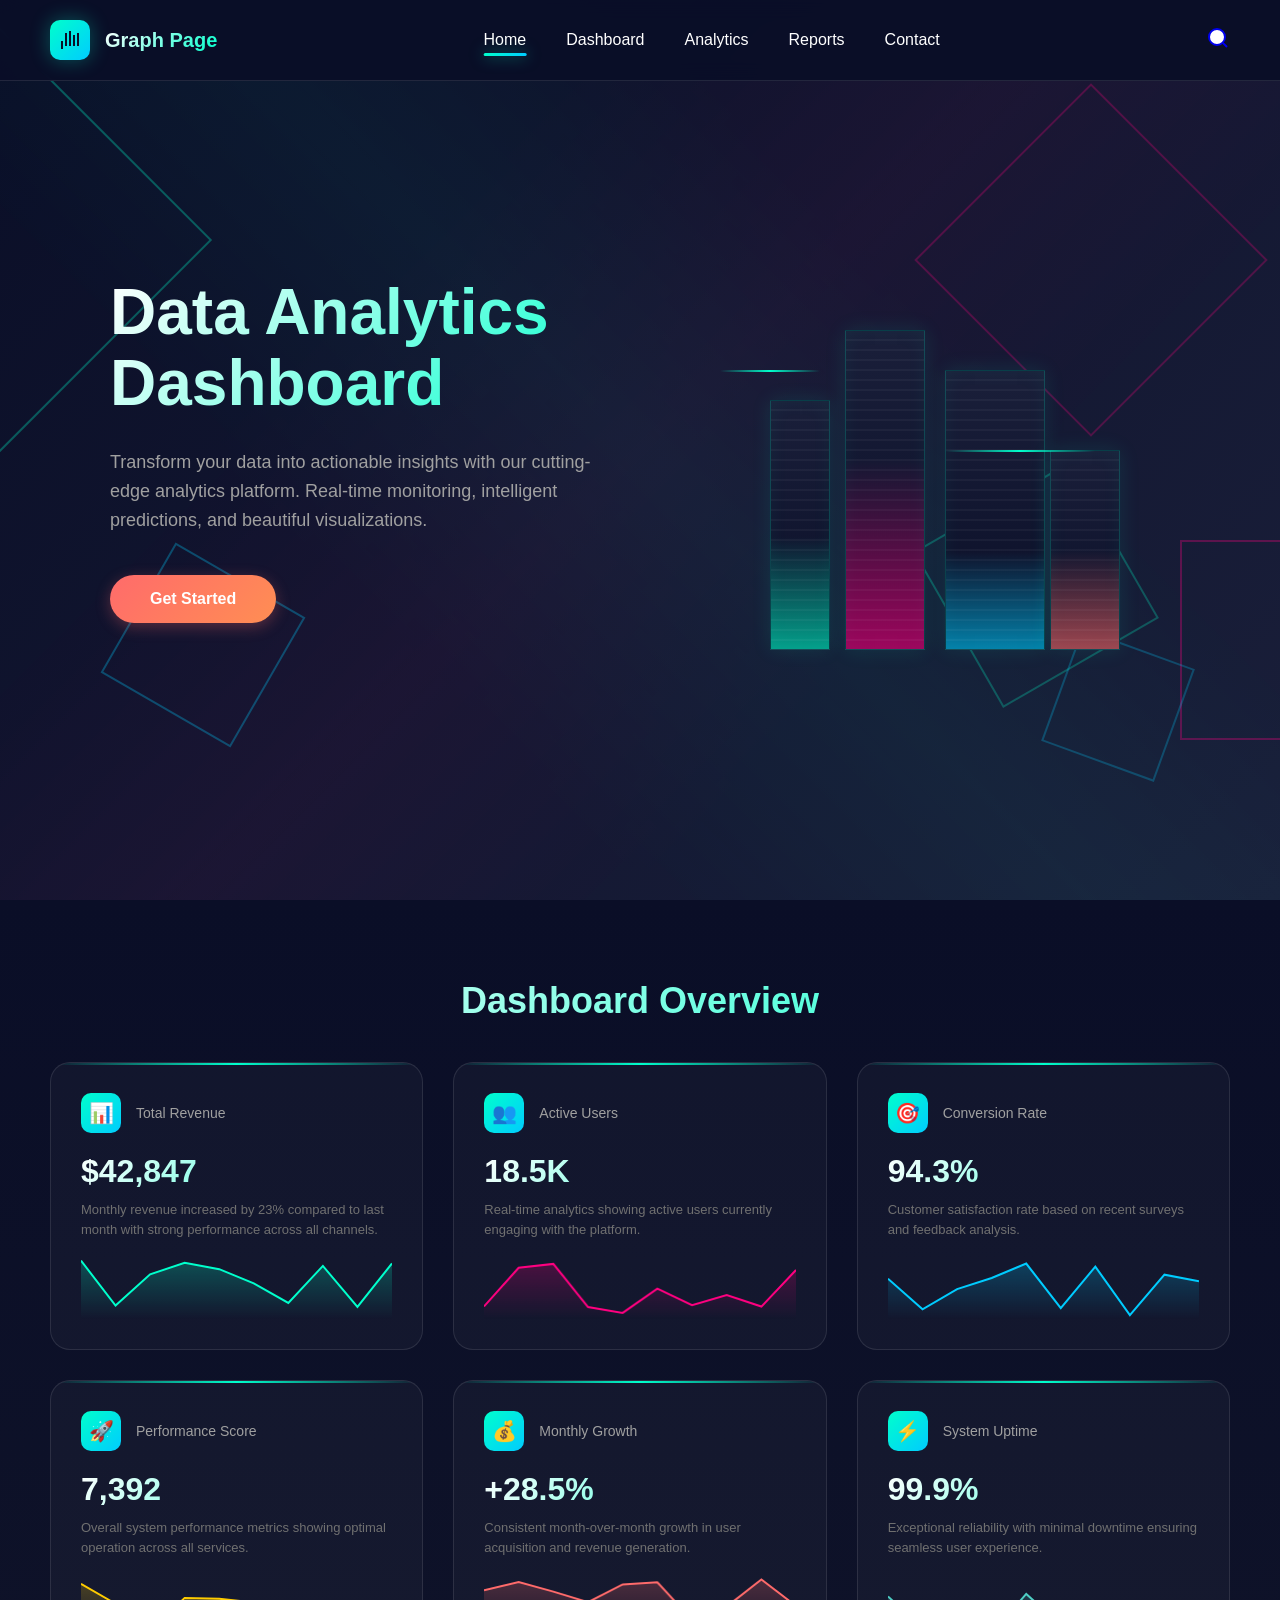
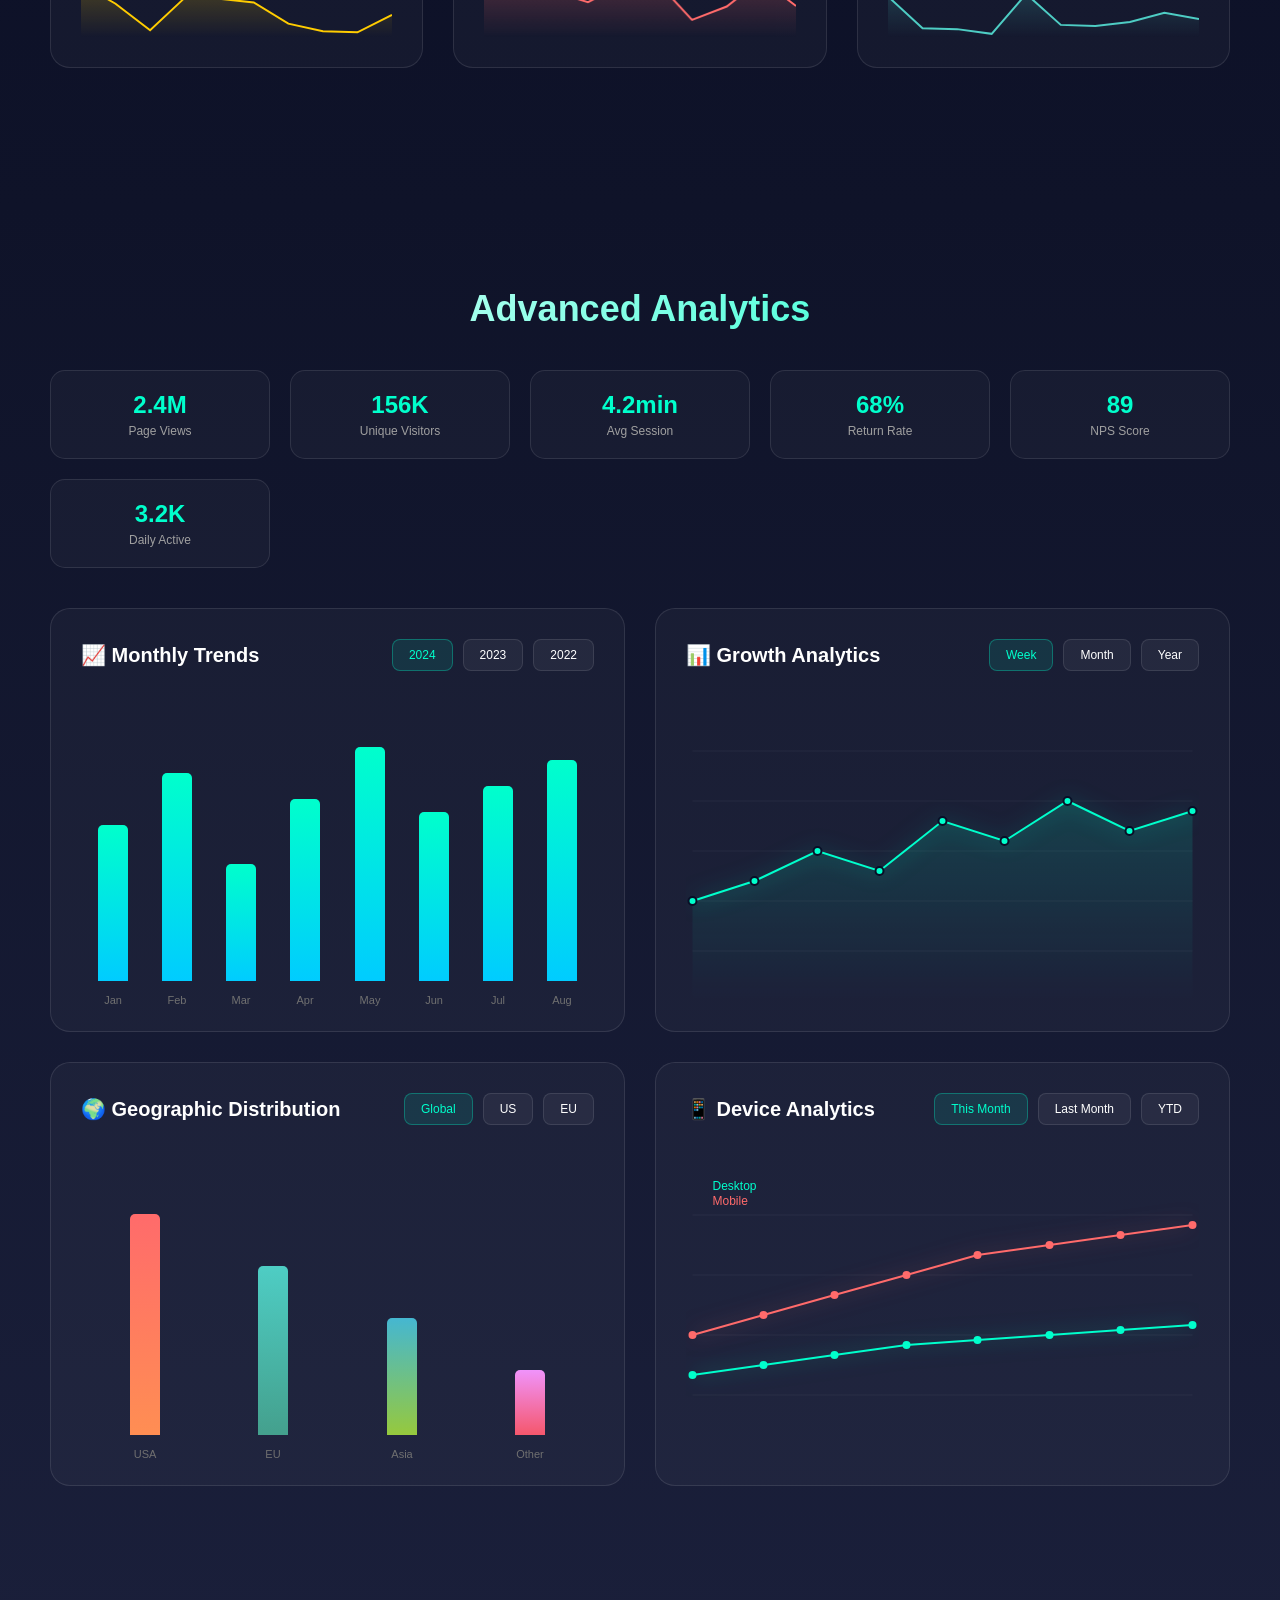
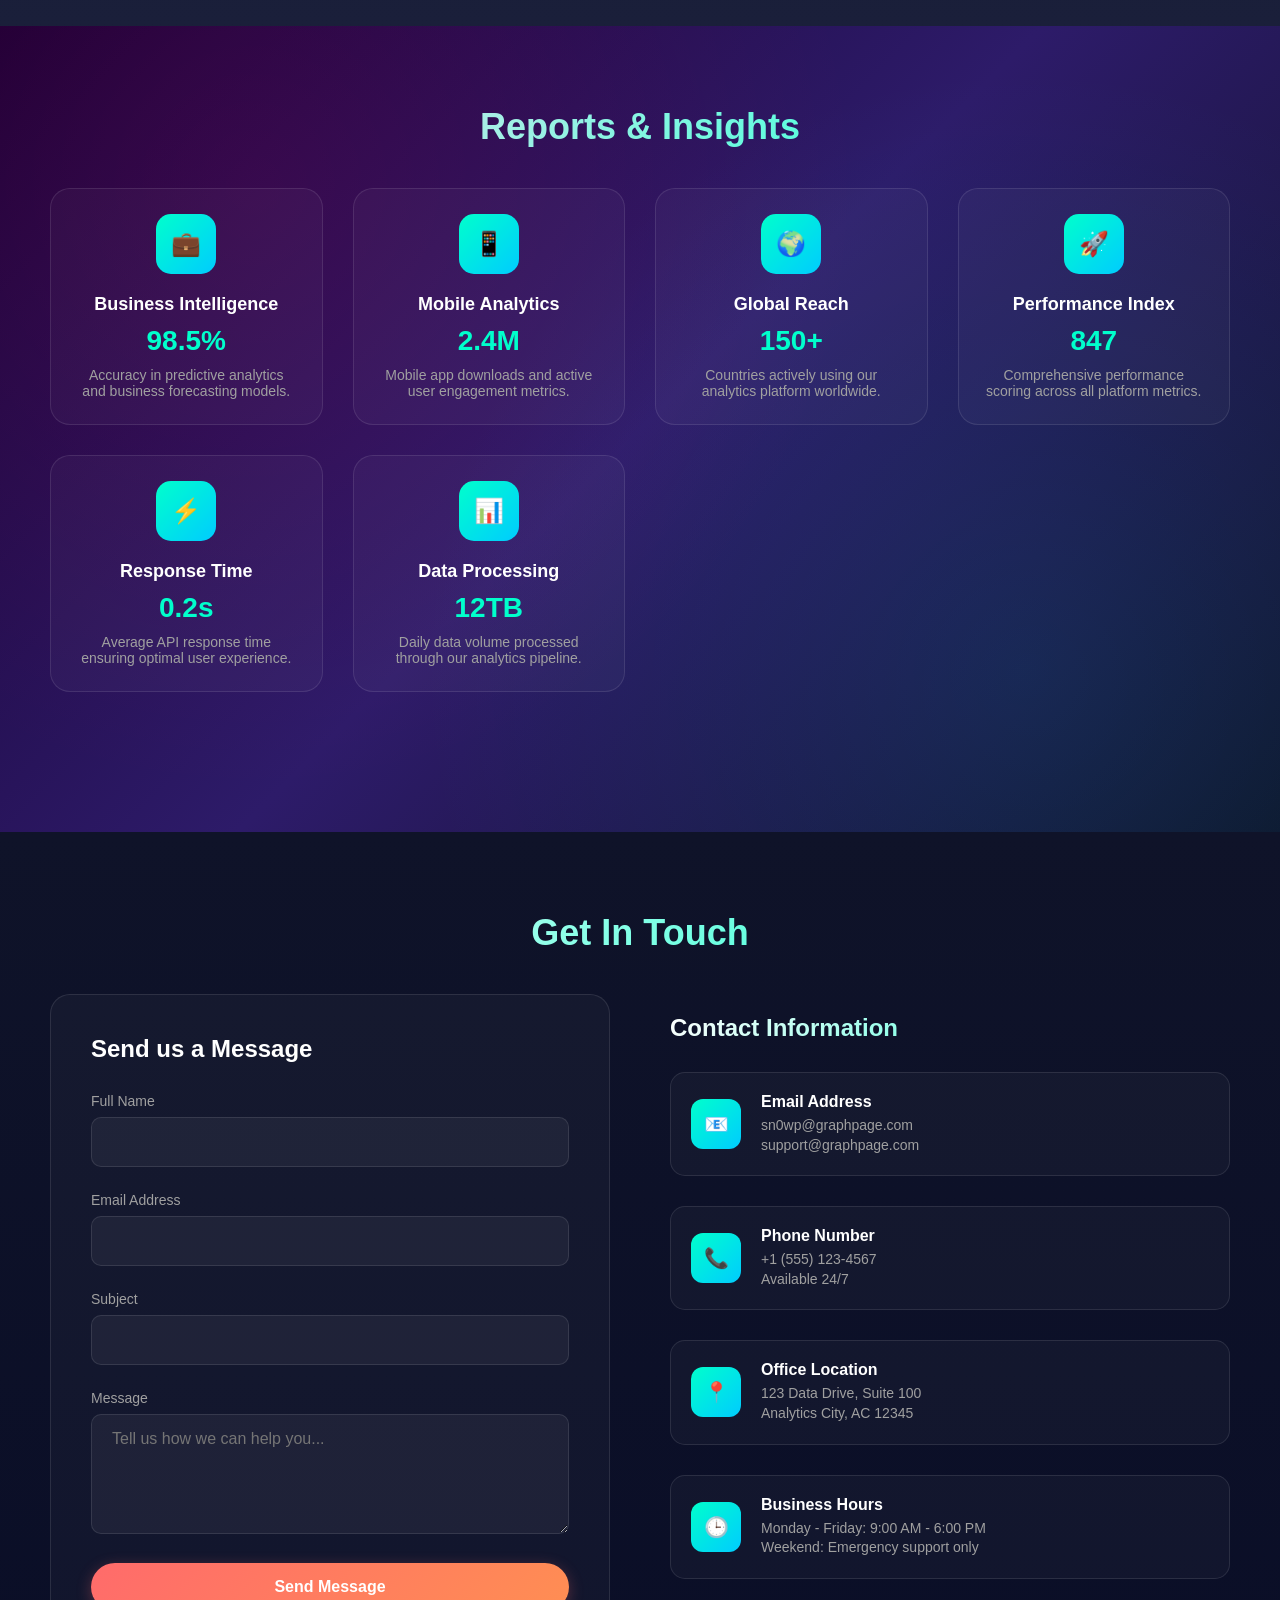
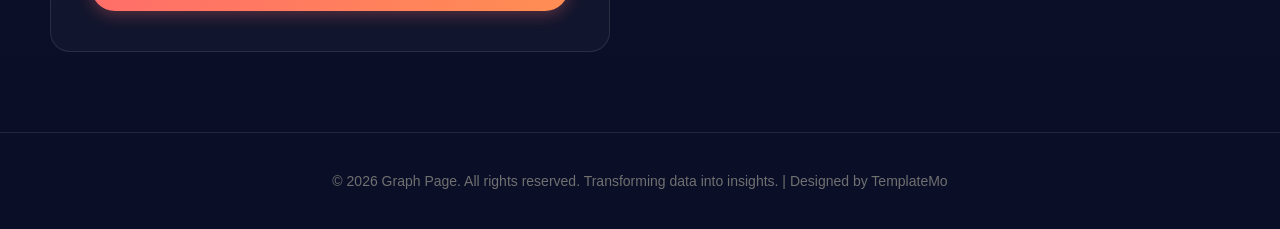
<file: Facil/lab-01/html/index.html>
<!DOCTYPE html>
<html lang="en">
<head>
    <meta charset="UTF-8">
    <meta name="viewport" content="width=device-width, initial-scale=1.0">
    <title>Graph Page - Modern Analytics Dashboard</title>
    <link rel="stylesheet" href="templatemo-graph-page.css">
<!-- 

TemplateMo 602 Graph Page

https://templatemo.com/tm-602-graph-page

-->
</head>
<body>
    <!-- Navigation -->
    <nav id="navbar">
        <div class="nav-container">
            <a href="#home" class="logo">
                <div class="logo-icon">
                    <svg viewBox="0 0 24 24">
                        <path d="M3 13h2v8H3zm4-8h2v13H7zm4-2h2v15h-2zm4 4h2v11h-2zm4-2h2v13h-2z"/>
                    </svg>
                </div>
                <span class="logo-text">Graph Page</span>
            </a>
            <ul class="nav-links">
                <li><a href="#home" class="active">Home</a></li>
                <li><a href="#dashboard">Dashboard</a></li>
                <li><a href="#analytics">Analytics</a></li>
                <li><a href="#reports">Reports</a></li>
                <li><a href="#contact">Contact</a></li>
            </ul>
            <a href="https://www.google.com/search" target="_blank" rel="noopener" title="Search">
                <svg class="search-icon" viewBox="0 0 24 24" fill="none" stroke="currentColor" stroke-width="2">
                    <circle cx="11" cy="11" r="8"></circle>
                    <path d="m21 21-4.35-4.35"></path>
                </svg>
            </a>
            <div class="hamburger" id="hamburger">
                <span></span>
                <span></span>
                <span></span>
            </div>
        </div>
        <ul class="nav-links-mobile" id="navLinksMobile">
            <li><a href="#home" class="active">Home</a></li>
            <li><a href="#dashboard">Dashboard</a></li>
            <li><a href="#analytics">Analytics</a></li>
            <li><a href="#reports">Reports</a></li>
            <li><a href="#contact">Contact</a></li>
        </ul>
    </nav>

    <!-- Hero Section -->
    <section class="hero" id="home">
        <div class="hero-bg"></div>
        <div class="geometric-shapes">
            <div class="shape shape1"></div>
            <div class="shape shape2"></div>
            <div class="shape shape3"></div>
            <div class="shape shape4"></div>
            <div class="shape shape5"></div>
            <div class="shape shape6"></div>
        </div>
        
        <div class="hero-content">
            <div class="hero-text">
                <h1>Data Analytics<br>Dashboard</h1>
                <p>Transform your data into actionable insights with our cutting-edge analytics platform. Real-time monitoring, intelligent predictions, and beautiful visualizations.</p>
                <a href="#dashboard" class="cta-button">Get Started</a>
            </div>
            
            <div class="hero-visual">
                <div class="city-container">
                    <div class="building building1">
                        <div class="building-fill"></div>
                        <div class="building-windows"></div>
                    </div>
                    <div class="building building2">
                        <div class="building-fill"></div>
                        <div class="building-windows"></div>
                    </div>
                    <div class="building building3">
                        <div class="building-fill"></div>
                        <div class="building-windows"></div>
                    </div>
                    <div class="building building4">
                        <div class="building-fill"></div>
                        <div class="building-windows"></div>
                    </div>
                    <div class="neon-line neon-line1"></div>
                    <div class="neon-line neon-line2"></div>
                </div>
            </div>
        </div>
    </section>

    <!-- Dashboard Section -->
    <section class="dashboard-section" id="dashboard">
        <div class="dashboard-container">
            <h2 class="section-title">Dashboard Overview</h2>
            <!-- Stats Cards -->
            <div class="stats-grid">
                <div class="stat-card">
                    <div class="stat-header">
                        <div class="stat-icon">📊</div>
                        <div class="stat-title">Total Revenue</div>
                    </div>
                    <div class="stat-value">$42,847</div>
                    <div class="stat-description">Monthly revenue increased by 23% compared to last month with strong performance across all channels.</div>
                    <div class="stat-chart">
                        <canvas class="mini-chart" id="miniChart1"></canvas>
                    </div>
                </div>

                <div class="stat-card">
                    <div class="stat-header">
                        <div class="stat-icon">👥</div>
                        <div class="stat-title">Active Users</div>
                    </div>
                    <div class="stat-value">18.5K</div>
                    <div class="stat-description">Real-time analytics showing active users currently engaging with the platform.</div>
                    <div class="stat-chart">
                        <canvas class="mini-chart" id="miniChart2"></canvas>
                    </div>
                </div>

                <div class="stat-card">
                    <div class="stat-header">
                        <div class="stat-icon">🎯</div>
                        <div class="stat-title">Conversion Rate</div>
                    </div>
                    <div class="stat-value">94.3%</div>
                    <div class="stat-description">Customer satisfaction rate based on recent surveys and feedback analysis.</div>
                    <div class="stat-chart">
                        <canvas class="mini-chart" id="miniChart3"></canvas>
                    </div>
                </div>

                <div class="stat-card">
                    <div class="stat-header">
                        <div class="stat-icon">🚀</div>
                        <div class="stat-title">Performance Score</div>
                    </div>
                    <div class="stat-value">7,392</div>
                    <div class="stat-description">Overall system performance metrics showing optimal operation across all services.</div>
                    <div class="stat-chart">
                        <canvas class="mini-chart" id="miniChart4"></canvas>
                    </div>
                </div>

                <div class="stat-card">
                    <div class="stat-header">
                        <div class="stat-icon">💰</div>
                        <div class="stat-title">Monthly Growth</div>
                    </div>
                    <div class="stat-value">+28.5%</div>
                    <div class="stat-description">Consistent month-over-month growth in user acquisition and revenue generation.</div>
                    <div class="stat-chart">
                        <canvas class="mini-chart" id="miniChart5"></canvas>
                    </div>
                </div>

                <div class="stat-card">
                    <div class="stat-header">
                        <div class="stat-icon">⚡</div>
                        <div class="stat-title">System Uptime</div>
                    </div>
                    <div class="stat-value">99.9%</div>
                    <div class="stat-description">Exceptional reliability with minimal downtime ensuring seamless user experience.</div>
                    <div class="stat-chart">
                        <canvas class="mini-chart" id="miniChart6"></canvas>
                    </div>
                </div>
            </div>
        </div>
    </section>

    <!-- Analytics Section -->
    <section class="analytics-section" id="analytics">
        <div class="dashboard-container">
            <h2 class="section-title">Advanced Analytics</h2>
            
            <!-- Key Metrics Overview -->
            <div class="metrics-grid">
                <div class="metric-item">
                    <div class="metric-value">2.4M</div>
                    <div class="metric-label">Page Views</div>
                </div>
                <div class="metric-item">
                    <div class="metric-value">156K</div>
                    <div class="metric-label">Unique Visitors</div>
                </div>
                <div class="metric-item">
                    <div class="metric-value">4.2min</div>
                    <div class="metric-label">Avg Session</div>
                </div>
                <div class="metric-item">
                    <div class="metric-value">68%</div>
                    <div class="metric-label">Return Rate</div>
                </div>
                <div class="metric-item">
                    <div class="metric-value">89</div>
                    <div class="metric-label">NPS Score</div>
                </div>
                <div class="metric-item">
                    <div class="metric-value">3.2K</div>
                    <div class="metric-label">Daily Active</div>
                </div>
            </div>

            <!-- Chart Cards -->
            <div class="charts-grid">
                <div class="chart-card">
                    <div class="chart-header">
                        <h3 class="chart-title">📈 Monthly Trends</h3>
                        <div class="chart-options">
                            <span class="chart-option active">2024</span>
                            <span class="chart-option">2023</span>
                            <span class="chart-option">2022</span>
                        </div>
                    </div>
                    <div class="chart-container">
                        <div class="bar-chart" id="barChart">
                            <div class="bar" style="height: 60%">
                                <span class="bar-value">120</span>
                                <span class="bar-label">Jan</span>
                            </div>
                            <div class="bar" style="height: 80%">
                                <span class="bar-value">180</span>
                                <span class="bar-label">Feb</span>
                            </div>
                            <div class="bar" style="height: 45%">
                                <span class="bar-value">90</span>
                                <span class="bar-label">Mar</span>
                            </div>
                            <div class="bar" style="height: 70%">
                                <span class="bar-value">140</span>
                                <span class="bar-label">Apr</span>
                            </div>
                            <div class="bar" style="height: 90%">
                                <span class="bar-value">200</span>
                                <span class="bar-label">May</span>
                            </div>
                            <div class="bar" style="height: 65%">
                                <span class="bar-value">130</span>
                                <span class="bar-label">Jun</span>
                            </div>
                            <div class="bar" style="height: 75%">
                                <span class="bar-value">150</span>
                                <span class="bar-label">Jul</span>
                            </div>
                            <div class="bar" style="height: 85%">
                                <span class="bar-value">170</span>
                                <span class="bar-label">Aug</span>
                            </div>
                        </div>
                    </div>
                </div>

                <div class="chart-card">
                    <div class="chart-header">
                        <h3 class="chart-title">📊 Growth Analytics</h3>
                        <div class="chart-options">
                            <span class="chart-option active">Week</span>
                            <span class="chart-option">Month</span>
                            <span class="chart-option">Year</span>
                        </div>
                    </div>
                    <div class="chart-container">
                        <div class="line-chart">
                            <svg class="line-chart-svg" viewBox="0 0 500 300">
                                <defs>
                                    <linearGradient id="gradient" x1="0%" y1="0%" x2="0%" y2="100%">
                                        <stop offset="0%" style="stop-color:#00ffcc;stop-opacity:0.5" />
                                        <stop offset="100%" style="stop-color:#00ffcc;stop-opacity:0" />
                                    </linearGradient>
                                </defs>
                                <!-- Grid lines -->
                                <line x1="0" y1="50" x2="500" y2="50" class="chart-grid-line" />
                                <line x1="0" y1="100" x2="500" y2="100" class="chart-grid-line" />
                                <line x1="0" y1="150" x2="500" y2="150" class="chart-grid-line" />
                                <line x1="0" y1="200" x2="500" y2="200" class="chart-grid-line" />
                                <line x1="0" y1="250" x2="500" y2="250" class="chart-grid-line" />
                                
                                <!-- Area -->
                                <path d="M 0,200 L 62,180 L 125,150 L 187,170 L 250,120 L 312,140 L 375,100 L 437,130 L 500,110 L 500,300 L 0,300 Z" class="chart-area" />
                                
                                <!-- Line -->
                                <path d="M 0,200 L 62,180 L 125,150 L 187,170 L 250,120 L 312,140 L 375,100 L 437,130 L 500,110" class="chart-line" />
                                
                                <!-- Dots -->
                                <circle cx="0" cy="200" class="chart-dot" />
                                <circle cx="62" cy="180" class="chart-dot" />
                                <circle cx="125" cy="150" class="chart-dot" />
                                <circle cx="187" cy="170" class="chart-dot" />
                                <circle cx="250" cy="120" class="chart-dot" />
                                <circle cx="312" cy="140" class="chart-dot" />
                                <circle cx="375" cy="100" class="chart-dot" />
                                <circle cx="437" cy="130" class="chart-dot" />
                                <circle cx="500" cy="110" class="chart-dot" />
                            </svg>
                        </div>
                    </div>
                </div>

                <div class="chart-card">
                    <div class="chart-header">
                        <h3 class="chart-title">🌍 Geographic Distribution</h3>
                        <div class="chart-options">
                            <span class="chart-option active">Global</span>
                            <span class="chart-option">US</span>
                            <span class="chart-option">EU</span>
                        </div>
                    </div>
                    <div class="chart-container">
                        <div class="bar-chart">
                            <div class="bar" style="height: 85%; background: linear-gradient(180deg, #ff6b6b 0%, #ff8e53 100%);">
                                <span class="bar-value">42%</span>
                                <span class="bar-label">USA</span>
                            </div>
                            <div class="bar" style="height: 65%; background: linear-gradient(180deg, #4ecdc4 0%, #44a08d 100%);">
                                <span class="bar-value">28%</span>
                                <span class="bar-label">EU</span>
                            </div>
                            <div class="bar" style="height: 45%; background: linear-gradient(180deg, #45b7d1 0%, #96c93d 100%);">
                                <span class="bar-value">18%</span>
                                <span class="bar-label">Asia</span>
                            </div>
                            <div class="bar" style="height: 25%; background: linear-gradient(180deg, #f093fb 0%, #f5576c 100%);">
                                <span class="bar-value">12%</span>
                                <span class="bar-label">Other</span>
                            </div>
                        </div>
                    </div>
                </div>

                <div class="chart-card">
                    <div class="chart-header">
                        <h3 class="chart-title">📱 Device Analytics</h3>
                        <div class="chart-options">
                            <span class="chart-option active">This Month</span>
                            <span class="chart-option">Last Month</span>
                            <span class="chart-option">YTD</span>
                        </div>
                    </div>
                    <div class="chart-container">
                        <div class="line-chart">
                            <svg class="line-chart-svg" viewBox="0 0 500 300">
                                <defs>
                                    <linearGradient id="gradient2" x1="0%" y1="0%" x2="0%" y2="100%">
                                        <stop offset="0%" style="stop-color:#ff6b6b;stop-opacity:0.5" />
                                        <stop offset="100%" style="stop-color:#ff6b6b;stop-opacity:0" />
                                    </linearGradient>
                                </defs>
                                <!-- Grid lines -->
                                <line x1="0" y1="60" x2="500" y2="60" class="chart-grid-line" />
                                <line x1="0" y1="120" x2="500" y2="120" class="chart-grid-line" />
                                <line x1="0" y1="180" x2="500" y2="180" class="chart-grid-line" />
                                <line x1="0" y1="240" x2="500" y2="240" class="chart-grid-line" />
                                
                                <!-- Mobile Line -->
                                <path d="M 0,180 L 71,160 L 142,140 L 214,120 L 285,100 L 357,90 L 428,80 L 500,70" stroke="#ff6b6b" stroke-width="2" fill="none" filter="drop-shadow(0 0 10px rgba(255, 107, 107, 0.5))"/>
                                
                                <!-- Desktop Line -->
                                <path d="M 0,220 L 71,210 L 142,200 L 214,190 L 285,185 L 357,180 L 428,175 L 500,170" stroke="#00ffcc" stroke-width="2" fill="none" filter="drop-shadow(0 0 10px rgba(0, 255, 204, 0.5))"/>
                                
                                <!-- Mobile dots -->
                                <circle cx="0" cy="180" r="4" fill="#ff6b6b" />
                                <circle cx="71" cy="160" r="4" fill="#ff6b6b" />
                                <circle cx="142" cy="140" r="4" fill="#ff6b6b" />
                                <circle cx="214" cy="120" r="4" fill="#ff6b6b" />
                                <circle cx="285" cy="100" r="4" fill="#ff6b6b" />
                                <circle cx="357" cy="90" r="4" fill="#ff6b6b" />
                                <circle cx="428" cy="80" r="4" fill="#ff6b6b" />
                                <circle cx="500" cy="70" r="4" fill="#ff6b6b" />
                                
                                <!-- Desktop dots -->
                                <circle cx="0" cy="220" r="4" fill="#00ffcc" />
                                <circle cx="71" cy="210" r="4" fill="#00ffcc" />
                                <circle cx="142" cy="200" r="4" fill="#00ffcc" />
                                <circle cx="214" cy="190" r="4" fill="#00ffcc" />
                                <circle cx="285" cy="185" r="4" fill="#00ffcc" />
                                <circle cx="357" cy="180" r="4" fill="#00ffcc" />
                                <circle cx="428" cy="175" r="4" fill="#00ffcc" />
                                <circle cx="500" cy="170" r="4" fill="#00ffcc" />
                                
                                <!-- Labels -->
                                <text x="20" y="50" fill="#ff6b6b" font-size="12">Mobile</text>
                                <text x="20" y="35" fill="#00ffcc" font-size="12">Desktop</text>
                            </svg>
                        </div>
                    </div>
                </div>
            </div>
        </div>
    </section>

    <!-- Reports Section -->
    <section class="reports-section" id="reports">
        <div class="dashboard-container">
            <h2 class="section-title">Reports & Insights</h2>
            <div class="info-grid">
                <div class="info-card">
                    <div class="info-icon">💼</div>
                    <h3 class="info-title">Business Intelligence</h3>
                    <div class="info-value">98.5%</div>
                    <p style="font-size: 14px; color: #a0a0a0;">Accuracy in predictive analytics and business forecasting models.</p>
                </div>
                <div class="info-card">
                    <div class="info-icon">📱</div>
                    <h3 class="info-title">Mobile Analytics</h3>
                    <div class="info-value">2.4M</div>
                    <p style="font-size: 14px; color: #a0a0a0;">Mobile app downloads and active user engagement metrics.</p>
                </div>
                <div class="info-card">
                    <div class="info-icon">🌍</div>
                    <h3 class="info-title">Global Reach</h3>
                    <div class="info-value">150+</div>
                    <p style="font-size: 14px; color: #a0a0a0;">Countries actively using our analytics platform worldwide.</p>
                </div>
                <div class="info-card">
                    <div class="info-icon">🚀</div>
                    <h3 class="info-title">Performance Index</h3>
                    <div class="info-value">847</div>
                    <p style="font-size: 14px; color: #a0a0a0;">Comprehensive performance scoring across all platform metrics.</p>
                </div>
                <div class="info-card">
                    <div class="info-icon">⚡</div>
                    <h3 class="info-title">Response Time</h3>
                    <div class="info-value">0.2s</div>
                    <p style="font-size: 14px; color: #a0a0a0;">Average API response time ensuring optimal user experience.</p>
                </div>
                <div class="info-card">
                    <div class="info-icon">📊</div>
                    <h3 class="info-title">Data Processing</h3>
                    <div class="info-value">12TB</div>
                    <p style="font-size: 14px; color: #a0a0a0;">Daily data volume processed through our analytics pipeline.</p>
                </div>
            </div>
        </div>
    </section>

    <!-- Contact Section -->
    <section class="contact-section" id="contact">
        <div class="dashboard-container">
            <h2 class="section-title">Get In Touch</h2>
            <div class="contact-grid">
                <!-- Contact Form -->
                <div class="contact-form">
                    <h3 style="margin-bottom: 30px; font-size: 24px;">Send us a Message</h3>
                    <form id="contactForm">
                        <div class="form-group">
                            <label for="name">Full Name</label>
                            <input type="text" id="name" name="name" required>
                        </div>
                        <div class="form-group">
                            <label for="email">Email Address</label>
                            <input type="email" id="email" name="email" required>
                        </div>
                        <div class="form-group">
                            <label for="subject">Subject</label>
                            <input type="text" id="subject" name="subject" required>
                        </div>
                        <div class="form-group">
                            <label for="message">Message</label>
                            <textarea id="message" name="message" required placeholder="Tell us how we can help you..."></textarea>
                        </div>
                        <button type="submit" class="cta-button" style="width: 100%;">Send Message</button>
                    </form>
                </div>

                <!-- Contact Info -->
                <div class="contact-info">
                    <h3>Contact Information</h3>
                    
                    <a href="mailto:sn0wp@graphpage.com" class="contact-item" style="text-decoration: none; color: inherit;">
                        <div class="contact-icon">📧</div>
                        <div class="contact-details">
                            <h4>Email Address</h4>
                            <p>sn0wp@graphpage.com<br>support@graphpage.com</p>
                        </div>
                    </a>

                    <a href="tel:+15551234567" class="contact-item" style="text-decoration: none; color: inherit;">
                        <div class="contact-icon">📞</div>
                        <div class="contact-details">
                            <h4>Phone Number</h4>
                            <p>+1 (555) 123-4567<br>Available 24/7</p>
                        </div>
                    </a>

                    <a href="https://maps.google.com/?q=123+Data+Drive+Suite+100+Analytics+City" target="_blank" rel="noopener" class="contact-item" style="text-decoration: none; color: inherit;">
                        <div class="contact-icon">📍</div>
                        <div class="contact-details">
                            <h4>Office Location</h4>
                            <p>123 Data Drive, Suite 100<br>Analytics City, AC 12345</p>
                        </div>
                    </a>

                    <div class="contact-item">
                        <div class="contact-icon">🕒</div>
                        <div class="contact-details">
                            <h4>Business Hours</h4>
                            <p>Monday - Friday: 9:00 AM - 6:00 PM<br>Weekend: Emergency support only</p>
                        </div>
                    </div>
                </div>
            </div>
        </div>
    </section>

    <!-- Footer -->
    <footer>
        <div class="footer-content">
            <p class="copyright">© 2026 Graph Page. All rights reserved. Transforming data into insights. 
            | Designed by <a href="https://templatemo.com" rel="nofollow noopener" target="_blank">TemplateMo</a></p>
        </div>
    </footer>

<script src="templatemo-graph-script.js"></script>
</body>
</html>
</file>
<file: Facil/lab-01/html/templatemo-graph-page.css>
@charset "utf-8";
/* CSS Document 

TemplateMo 602 Graph Page

https://templatemo.com/tm-602-graph-page

*/

* {
	margin: 0;
	padding: 0;
	box-sizing: border-box;
}

body {
	font-family: -apple-system, BlinkMacSystemFont, 'Segoe UI', Roboto, Oxygen, Ubuntu, Cantarell, sans-serif;
	background: #0a0e27;
	color: #ffffff;
	overflow-x: hidden;
}

/* Navigation */
nav {
	position: fixed;
	top: 0;
	width: 100%;
	padding: 20px 50px;
	background: rgba(10, 14, 39, 0.95);
	backdrop-filter: blur(10px);
	border-bottom: 1px solid rgba(255, 255, 255, 0.1);
	z-index: 1000;
	transition: all 0.3s ease;
}

nav.scrolled {
	padding: 15px 50px;
	background: rgba(10, 14, 39, 0.98);
}

.nav-container {
	display: flex;
	justify-content: space-between;
	align-items: center;
	max-width: 1400px;
	margin: 0 auto;
}

.logo {
	display: flex;
	align-items: center;
	gap: 15px;
	cursor: pointer;
	text-decoration: none;
}

.logo-icon {
	width: 40px;
	height: 40px;
	background: linear-gradient(135deg, #00ffcc 0%, #00ccff 100%);
	border-radius: 10px;
	display: flex;
	align-items: center;
	justify-content: center;
	position: relative;
	box-shadow: 0 0 20px rgba(0, 255, 204, 0.3);
}

.logo-icon svg {
	width: 24px;
	height: 24px;
	fill: #0a0e27;
}

.logo-text {
	font-size: 20px;
	font-weight: 700;
	background: linear-gradient(135deg, #ffffff 0%, #00ffcc 100%);
	-webkit-background-clip: text;
	-webkit-text-fill-color: transparent;
	background-clip: text;
}

.nav-links {
	display: flex;
	gap: 40px;
	list-style: none;
}

.nav-links a {
	color: #ffffff;
	text-decoration: none;
	font-size: 16px;
	transition: color 0.3s ease;
	position: relative;
}

.nav-links a::before {
	content: '';
	position: absolute;
	bottom: -8px;
	left: 50%;
	width: 0;
	height: 3px;
	background: linear-gradient(90deg, #ff6b6b, #ff8e53);
	transition: all 0.3s ease;
	transform: translateX(-50%);
	border-radius: 2px;
}

.nav-links a:hover {
	color: #ff8e53;
	text-shadow: 0 0 10px rgba(255, 107, 107, 0.5);
}

.nav-links a:hover::before {
	width: 100%;
}

.nav-links a.active::after {
	content: '';
	position: absolute;
	bottom: -8px;
	left: 50%;
	width: 100%;
	height: 3px;
	background: linear-gradient(90deg, #00ffcc, #00ccff);
	transform: translateX(-50%);
	box-shadow: 0 0 15px rgba(0, 255, 204, 0.6);
	border-radius: 2px;
}

.search-icon {
	width: 24px;
	height: 24px;
	cursor: pointer;
	transition: transform 0.3s ease;
	fill: white;
}

.search-icon:hover {
	transform: scale(1.1);
}

/* Hero Section */
.hero {
	position: relative;
	min-height: 100vh;
	display: flex;
	align-items: center;
	overflow: hidden;
	background: linear-gradient(135deg, #0a0e27 0%, #1a1f3a 100%);
}

.hero-bg {
	position: absolute;
	top: 0;
	left: 0;
	width: 100%;
	height: 100%;
	opacity: 0.4;
	background-image:
		linear-gradient(45deg, transparent 30%, rgba(0, 255, 204, 0.1) 50%, transparent 70%),
		linear-gradient(-45deg, transparent 30%, rgba(255, 0, 128, 0.1) 50%, transparent 70%);
	animation: bgShift 20s ease-in-out infinite;
}

@keyframes bgShift {

	0%,
	100% {
		transform: translate(0, 0);
	}

	50% {
		transform: translate(-20px, -20px);
	}
}

.geometric-shapes {
	position: absolute;
	width: 100%;
	height: 100%;
	overflow: hidden;
}

.shape {
	position: absolute;
	border: 2px solid rgba(0, 255, 204, 0.3);
}

.shape1 {
	width: 300px;
	height: 300px;
	top: 10%;
	left: -150px;
	transform: rotate(45deg);
	animation: float 15s ease-in-out infinite;
}

.shape2 {
	width: 200px;
	height: 200px;
	top: 60%;
	right: -100px;
	border-color: rgba(255, 0, 128, 0.3);
	animation: float 20s ease-in-out infinite reverse;
}

.shape3 {
	width: 150px;
	height: 150px;
	bottom: 20%;
	left: 10%;
	border-color: rgba(0, 204, 255, 0.3);
	transform: rotate(30deg);
	animation: float 18s ease-in-out infinite;
}

.shape4 {
	width: 250px;
	height: 250px;
	top: 15%;
	right: 5%;
	border-color: rgba(255, 0, 128, 0.25);
	transform: rotate(45deg);
	animation: float 16s ease-in-out infinite;
}

.shape5 {
	width: 180px;
	height: 180px;
	top: 55%;
	right: 12%;
	border-color: rgba(0, 255, 204, 0.25);
	transform: rotate(-30deg);
	animation: float 22s ease-in-out infinite reverse;
}

.shape6 {
	width: 120px;
	height: 120px;
	bottom: 15%;
	right: 8%;
	border-color: rgba(0, 204, 255, 0.25);
	transform: rotate(20deg);
	animation: float 19s ease-in-out infinite;
}

.hero-content {
	position: relative;
	z-index: 10;
	max-width: 1400px;
	margin: 0 auto;
	padding: 0 50px;
	display: grid;
	grid-template-columns: 1fr 1fr;
	gap: 60px;
	align-items: center;
}

.hero-text {
	animation: slideInLeft 1s ease-out;
}

@keyframes slideInLeft {
	from {
		opacity: 0;
		transform: translateX(-50px);
	}

	to {
		opacity: 1;
		transform: translateX(0);
	}
}

.hero-text h1 {
	font-size: 64px;
	font-weight: 700;
	line-height: 1.1;
	margin-bottom: 30px;
	background: linear-gradient(135deg, #ffffff 0%, #00ffcc 100%);
	-webkit-background-clip: text;
	-webkit-text-fill-color: transparent;
	background-clip: text;
}

.hero-text p {
	font-size: 18px;
	line-height: 1.6;
	color: #a0a0a0;
	margin-bottom: 40px;
	max-width: 500px;
}

.cta-button {
	display: inline-block;
	padding: 15px 40px;
	background: linear-gradient(135deg, #ff6b6b, #ff8e53);
	color: white;
	text-decoration: none;
	border-radius: 30px;
	font-size: 16px;
	font-weight: 600;
	transition: all 0.3s ease;
	box-shadow: 0 4px 15px rgba(255, 107, 107, 0.3);
	border: none;
	cursor: pointer;
}

.cta-button:hover {
	transform: translateY(-2px);
	box-shadow: 0 6px 20px rgba(255, 107, 107, 0.4);
}

.hero-visual {
	position: relative;
	animation: slideInRight 1s ease-out;
}

@keyframes slideInRight {
	from {
		opacity: 0;
		transform: translateX(50px);
	}

	to {
		opacity: 1;
		transform: translateX(0);
	}
}

.city-container {
	position: relative;
	width: 100%;
	height: 400px;
	perspective: 1000px;
}

.building {
	position: absolute;
	background: linear-gradient(180deg, #1a1f3a 0%, #0a0e27 100%);
	border: 1px solid rgba(0, 255, 204, 0.2);
	box-shadow:
		0 0 20px rgba(0, 255, 204, 0.1),
		inset 0 0 20px rgba(0, 255, 204, 0.05);
	overflow: hidden;
}

/* Building fill effect */
.building-fill {
	position: absolute;
	bottom: 0;
	left: 0;
	right: 0;
	animation: pulse 3s ease-in-out infinite;
}

.building1 {
	width: 60px;
	height: 250px;
	bottom: 0;
	left: 20%;
}

.building1 .building-fill {
	height: 45%;
	background: linear-gradient(180deg, transparent 0%, rgba(0, 255, 204, 0.6) 100%);
}

.building2 {
	width: 80px;
	height: 320px;
	bottom: 0;
	left: 35%;
}

.building2 .building-fill {
	height: 60%;
	background: linear-gradient(180deg, transparent 0%, rgba(255, 0, 128, 0.6) 100%);
	animation-delay: 0.5s;
}

.building3 {
	width: 100px;
	height: 280px;
	bottom: 0;
	right: 25%;
}

.building3 .building-fill {
	height: 35%;
	background: linear-gradient(180deg, transparent 0%, rgba(0, 204, 255, 0.6) 100%);
	animation-delay: 1s;
}

.building4 {
	width: 70px;
	height: 200px;
	bottom: 0;
	right: 10%;
}

.building4 .building-fill {
	height: 50%;
	background: linear-gradient(180deg, transparent 0%, rgba(255, 107, 107, 0.6) 100%);
	animation-delay: 1.5s;
}

@keyframes pulse {

	0%,
	100% {
		opacity: 0.6;
		transform: translateY(0);
	}

	50% {
		opacity: 1;
		transform: translateY(-5px);
	}
}

/* Building windows */
.building-windows {
	position: absolute;
	top: 0;
	left: 0;
	right: 0;
	height: 100%;
	background: repeating-linear-gradient(0deg,
			transparent,
			transparent 8px,
			rgba(255, 255, 255, 0.05) 8px,
			rgba(255, 255, 255, 0.05) 10px);
	opacity: 0.8;
}

.neon-line {
	position: absolute;
	height: 2px;
	background: linear-gradient(90deg, transparent, #00ffcc, transparent);
	animation: scan 3s linear infinite;
}

.neon-line1 {
	width: 100px;
	top: 30%;
	left: 10%;
}

.neon-line2 {
	width: 150px;
	top: 50%;
	right: 15%;
	animation-delay: 1s;
}

@keyframes scan {
	0% {
		transform: translateX(-100%);
		opacity: 0;
	}

	50% {
		opacity: 1;
	}

	100% {
		transform: translateX(200%);
		opacity: 0;
	}
}

/* Dashboard Section */
.dashboard-section {
	padding: 80px 50px;
	background: linear-gradient(180deg, #0a0e27 0%, #0f1329 100%);
}

.dashboard-container {
	max-width: 1400px;
	margin: 0 auto;
}

.section-title {
	font-size: 36px;
	margin-bottom: 40px;
	text-align: center;
	background: linear-gradient(135deg, #ffffff 0%, #00ffcc 100%);
	-webkit-background-clip: text;
	-webkit-text-fill-color: transparent;
	background-clip: text;
}

/* Stats Cards */
.stats-grid {
	display: grid;
	grid-template-columns: repeat(auto-fit, minmax(280px, 1fr));
	gap: 30px;
	margin-bottom: 60px;
}

.stat-card {
	background: rgba(255, 255, 255, 0.03);
	border: 1px solid rgba(255, 255, 255, 0.1);
	border-radius: 20px;
	padding: 30px;
	position: relative;
	overflow: hidden;
	transition: all 0.3s ease;
}

.stat-card:hover {
	transform: translateY(-5px);
	background: rgba(255, 255, 255, 0.05);
	border-color: rgba(0, 255, 204, 0.3);
}

.stat-card::before {
	content: '';
	position: absolute;
	top: 0;
	left: 0;
	width: 100%;
	height: 2px;
	background: linear-gradient(90deg, transparent, #00ffcc, transparent);
	animation: scan 3s linear infinite;
}

.stat-header {
	display: flex;
	align-items: center;
	gap: 15px;
	margin-bottom: 20px;
}

.stat-icon {
	width: 40px;
	height: 40px;
	background: linear-gradient(135deg, #00ffcc, #00ccff);
	border-radius: 10px;
	display: flex;
	align-items: center;
	justify-content: center;
	font-size: 20px;
}

.stat-title {
	font-size: 14px;
	color: #a0a0a0;
	font-weight: 500;
}

.stat-value {
	font-size: 32px;
	font-weight: 700;
	margin-bottom: 10px;
	background: linear-gradient(135deg, #ffffff 0%, #00ffcc 100%);
	-webkit-background-clip: text;
	-webkit-text-fill-color: transparent;
	background-clip: text;
}

.stat-description {
	font-size: 13px;
	color: #707070;
	line-height: 1.5;
}

.stat-chart {
	margin-top: 20px;
	height: 60px;
	position: relative;
}

.mini-chart {
	width: 100%;
	height: 100%;
}

/* Analytics Section */
.analytics-section {
	padding: 80px 50px;
	background: linear-gradient(180deg, #0f1329 0%, #1a1f3a 100%);
}

/* Chart Cards */
.charts-grid {
	display: grid;
	grid-template-columns: repeat(auto-fit, minmax(500px, 1fr));
	gap: 30px;
	margin-bottom: 60px;
}

.chart-card {
	background: rgba(255, 255, 255, 0.03);
	border: 1px solid rgba(255, 255, 255, 0.1);
	border-radius: 20px;
	padding: 30px;
	position: relative;
	min-height: 400px;
}

.chart-card:hover {
	background: rgba(255, 255, 255, 0.05);
}

.chart-header {
	display: flex;
	justify-content: space-between;
	align-items: center;
	margin-bottom: 30px;
}

.chart-title {
	font-size: 20px;
	font-weight: 600;
}

.chart-options {
	display: flex;
	gap: 10px;
}

.chart-option {
	padding: 8px 16px;
	background: rgba(255, 255, 255, 0.05);
	border: 1px solid rgba(255, 255, 255, 0.1);
	border-radius: 8px;
	font-size: 12px;
	cursor: pointer;
	transition: all 0.3s ease;
}

.chart-option:hover,
.chart-option.active {
	background: rgba(0, 255, 204, 0.1);
	border-color: rgba(0, 255, 204, 0.3);
	color: #00ffcc;
}

.chart-container {
	position: relative;
	height: 300px;
}

/* Bar Chart */
.bar-chart {
	display: flex;
	align-items: flex-end;
	justify-content: space-around;
	height: 100%;
	padding: 20px 0;
}

.bar {
	width: 30px;
	background: linear-gradient(180deg, #00ffcc 0%, #00ccff 100%);
	border-radius: 5px 5px 0 0;
	position: relative;
	transition: all 0.3s ease;
	cursor: pointer;
}

.bar:hover {
	transform: scaleY(1.05);
	filter: brightness(1.2);
}

.bar-label {
	position: absolute;
	bottom: -25px;
	left: 50%;
	transform: translateX(-50%);
	font-size: 11px;
	color: #707070;
}

.bar-value {
	position: absolute;
	top: -25px;
	left: 50%;
	transform: translateX(-50%);
	font-size: 12px;
	font-weight: 600;
	color: #00ffcc;
	opacity: 0;
	transition: opacity 0.3s ease;
}

.bar:hover .bar-value {
	opacity: 1;
}

/* Line Chart */
.line-chart {
	position: relative;
	width: 100%;
	height: 100%;
}

.line-chart-svg {
	width: 100%;
	height: 100%;
}

.chart-grid-line {
	stroke: rgba(255, 255, 255, 0.05);
	stroke-width: 1;
}

.chart-line {
	fill: none;
	stroke: #00ffcc;
	stroke-width: 2;
	filter: drop-shadow(0 0 10px rgba(0, 255, 204, 0.5));
}

.chart-area {
	fill: url(#gradient);
	opacity: 0.3;
}

.chart-dot {
	fill: #00ffcc;
	stroke: #0a0e27;
	stroke-width: 2;
	r: 4;
	cursor: pointer;
	transition: all 0.3s ease;
}

.chart-dot:hover {
	r: 6;
	filter: drop-shadow(0 0 15px rgba(0, 255, 204, 0.8));
}

/* Metrics Grid */
.metrics-grid {
	display: grid;
	grid-template-columns: repeat(auto-fit, minmax(200px, 1fr));
	gap: 20px;
	margin-bottom: 40px;
}

.metric-item {
	background: rgba(255, 255, 255, 0.03);
	border: 1px solid rgba(255, 255, 255, 0.1);
	border-radius: 15px;
	padding: 20px;
	text-align: center;
	transition: all 0.3s ease;
}

.metric-item:hover {
	transform: translateY(-3px);
	border-color: rgba(0, 255, 204, 0.3);
}

.metric-value {
	font-size: 24px;
	font-weight: 700;
	color: #00ffcc;
	margin-bottom: 5px;
}

.metric-label {
	font-size: 12px;
	color: #a0a0a0;
}

/* Reports Section */
.reports-section {
	padding: 80px 50px;
	background:
		linear-gradient(135deg, #1a0033 0%, #2d1b69 50%, #0f1329 100%),
		linear-gradient(90deg, transparent 49%, rgba(0, 255, 204, 0.05) 50%, transparent 51%),
		linear-gradient(0deg, transparent 49%, rgba(0, 255, 204, 0.05) 50%, transparent 51%);
	background-size: 100% 100%, 40px 40px, 40px 40px;
	position: relative;
}

.reports-section::before {
	content: '';
	position: absolute;
	top: 0;
	left: 0;
	right: 0;
	bottom: 0;
	background:
		radial-gradient(circle at 20% 20%, rgba(255, 0, 128, 0.1) 0%, transparent 50%),
		radial-gradient(circle at 80% 80%, rgba(0, 204, 255, 0.1) 0%, transparent 50%);
	pointer-events: none;
}

/* Info Cards Section */
.info-grid {
	display: grid;
	grid-template-columns: repeat(auto-fit, minmax(250px, 1fr));
	gap: 30px;
	margin-bottom: 60px;
}

.info-card {
	background: rgba(255, 255, 255, 0.03);
	border: 1px solid rgba(255, 255, 255, 0.1);
	border-radius: 20px;
	padding: 25px;
	text-align: center;
	transition: all 0.3s ease;
	position: relative;
	overflow: hidden;
}

.info-card:hover {
	transform: translateY(-5px);
	border-color: rgba(0, 255, 204, 0.3);
}

.info-icon {
	width: 60px;
	height: 60px;
	margin: 0 auto 20px;
	background: linear-gradient(135deg, #00ffcc 0%, #00ccff 100%);
	border-radius: 15px;
	display: flex;
	align-items: center;
	justify-content: center;
	font-size: 24px;
}

.info-title {
	font-size: 18px;
	font-weight: 600;
	margin-bottom: 10px;
}

.info-value {
	font-size: 28px;
	font-weight: 700;
	color: #00ffcc;
	margin-bottom: 10px;
}

/* Contact Section */
.contact-section {
	padding: 80px 50px;
	background: linear-gradient(180deg, #0f1329 0%, #0a0e27 100%);
}

.contact-grid {
	display: grid;
	grid-template-columns: 1fr 1fr;
	gap: 60px;
	max-width: 1200px;
	margin: 0 auto;
	align-items: start;
}

.contact-form {
	background: rgba(255, 255, 255, 0.03);
	border: 1px solid rgba(255, 255, 255, 0.1);
	border-radius: 20px;
	padding: 40px;
}

.form-group {
	margin-bottom: 25px;
}

.form-group label {
	display: block;
	margin-bottom: 8px;
	font-size: 14px;
	color: #a0a0a0;
	font-weight: 500;
}

.form-group input,
.form-group textarea {
	width: 100%;
	padding: 15px 20px;
	background: rgba(255, 255, 255, 0.05);
	border: 1px solid rgba(255, 255, 255, 0.1);
	border-radius: 10px;
	color: #ffffff;
	font-size: 16px;
	transition: all 0.3s ease;
	font-family: inherit;
}

.form-group input:focus,
.form-group textarea:focus {
	outline: none;
	border-color: rgba(0, 255, 204, 0.5);
	background: rgba(255, 255, 255, 0.08);
	box-shadow: 0 0 20px rgba(0, 255, 204, 0.1);
}

.form-group textarea {
	resize: vertical;
	min-height: 120px;
}


.contact-info {
	padding: 20px 0;
}

.contact-info h3 {
	font-size: 24px;
	margin-bottom: 30px;
	background: linear-gradient(135deg, #ffffff 0%, #00ffcc 100%);
	-webkit-background-clip: text;
	-webkit-text-fill-color: transparent;
	background-clip: text;
}

.contact-item {
	display: flex;
	align-items: center;
	gap: 20px;
	margin-bottom: 30px;
	padding: 20px;
	background: rgba(255, 255, 255, 0.03);
	border: 1px solid rgba(255, 255, 255, 0.1);
	border-radius: 15px;
	transition: all 0.3s ease;
	cursor: pointer;
}

.contact-item:hover {
	transform: translateX(5px);
	border-color: rgba(0, 255, 204, 0.3);
	background: rgba(0, 255, 204, 0.05);
}

.contact-icon {
	width: 50px;
	height: 50px;
	background: linear-gradient(135deg, #00ffcc, #00ccff);
	border-radius: 12px;
	display: flex;
	align-items: center;
	justify-content: center;
	font-size: 20px;
	flex-shrink: 0;
}

.contact-details h4 {
	font-size: 16px;
	margin-bottom: 5px;
	color: #ffffff;
}

.contact-details p {
	font-size: 14px;
	color: #a0a0a0;
	line-height: 1.4;
}

/* Footer */
footer {
	padding: 40px 50px;
	background: #0a0e27;
	border-top: 1px solid rgba(255, 255, 255, 0.1);
	text-align: center;
}

.copyright {
	font-size: 14px;
	color: #707070;
}

.copyright a {
	color: #707070;
	text-decoration: none;
	transition: color 0.3s ease;
}

.copyright a:hover {
	color: #00ffcc;
	text-shadow: 0 0 10px rgba(0, 255, 204, 0.4);
}

/* Mobile Menu */
.hamburger {
	display: none;
	flex-direction: column;
	cursor: pointer;
	gap: 6px;
	z-index: 1001;
}

.hamburger span {
	width: 25px;
	height: 3px;
	background: #ffffff;
	border-radius: 2px;
	transition: all 0.3s ease;
}

.hamburger.active span:nth-child(1) {
	transform: rotate(45deg) translate(10px, 10px);
}

.hamburger.active span:nth-child(2) {
	opacity: 0;
}

.hamburger.active span:nth-child(3) {
	transform: rotate(-45deg) translate(8px, -8px);
}

.nav-links-mobile {
	display: none;
	position: fixed;
	top: 70px;
	left: 0;
	width: 100%;
	background: rgba(10, 14, 39, 0.98);
	backdrop-filter: blur(10px);
	border-bottom: 1px solid rgba(255, 255, 255, 0.1);
	flex-direction: column;
	gap: 0;
	list-style: none;
	z-index: 1000;
	padding: 20px;
}

.nav-links-mobile.active {
	display: flex;
}

.nav-links-mobile a {
	color: #ffffff;
	text-decoration: none;
	padding: 15px 20px;
	display: block;
	border-left: 3px solid transparent;
	transition: all 0.3s ease;
}

.nav-links-mobile a:hover {
	border-left-color: #ff6b6b;
	background: rgba(255, 107, 107, 0.1);
	color: #ff8e53;
}

.nav-links-mobile a.active {
	border-left-color: #00ffcc;
	background: rgba(0, 255, 204, 0.1);
	color: #00ffcc;
}

@media (max-width: 1200px) {
	.charts-grid {
		grid-template-columns: 1fr;
	}
}

@media (max-width: 968px) {
	.hero-content {
		grid-template-columns: 1fr;
		text-align: center;
	}

	.hero-text h1 {
		font-size: 48px;
	}

	.hero-text {
		padding-top: 160px;
	}
}

@media (max-width: 768px) {
	nav {
		padding: 15px 20px;
	}

	.hamburger {
		display: flex;
	}

	.nav-links {
		display: none;
	}

	.hero-text h1 {
		font-size: 36px;
	}

	.hero-text {
		padding-top: 120px;
	}

	.dashboard-section,
	.analytics-section,
	.reports-section,
	.contact-section {
		padding: 40px 20px;
	}

	.stats-grid {
		grid-template-columns: 1fr;
	}

	.contact-grid {
		grid-template-columns: 1fr;
		gap: 40px;
	}
}
</file>
